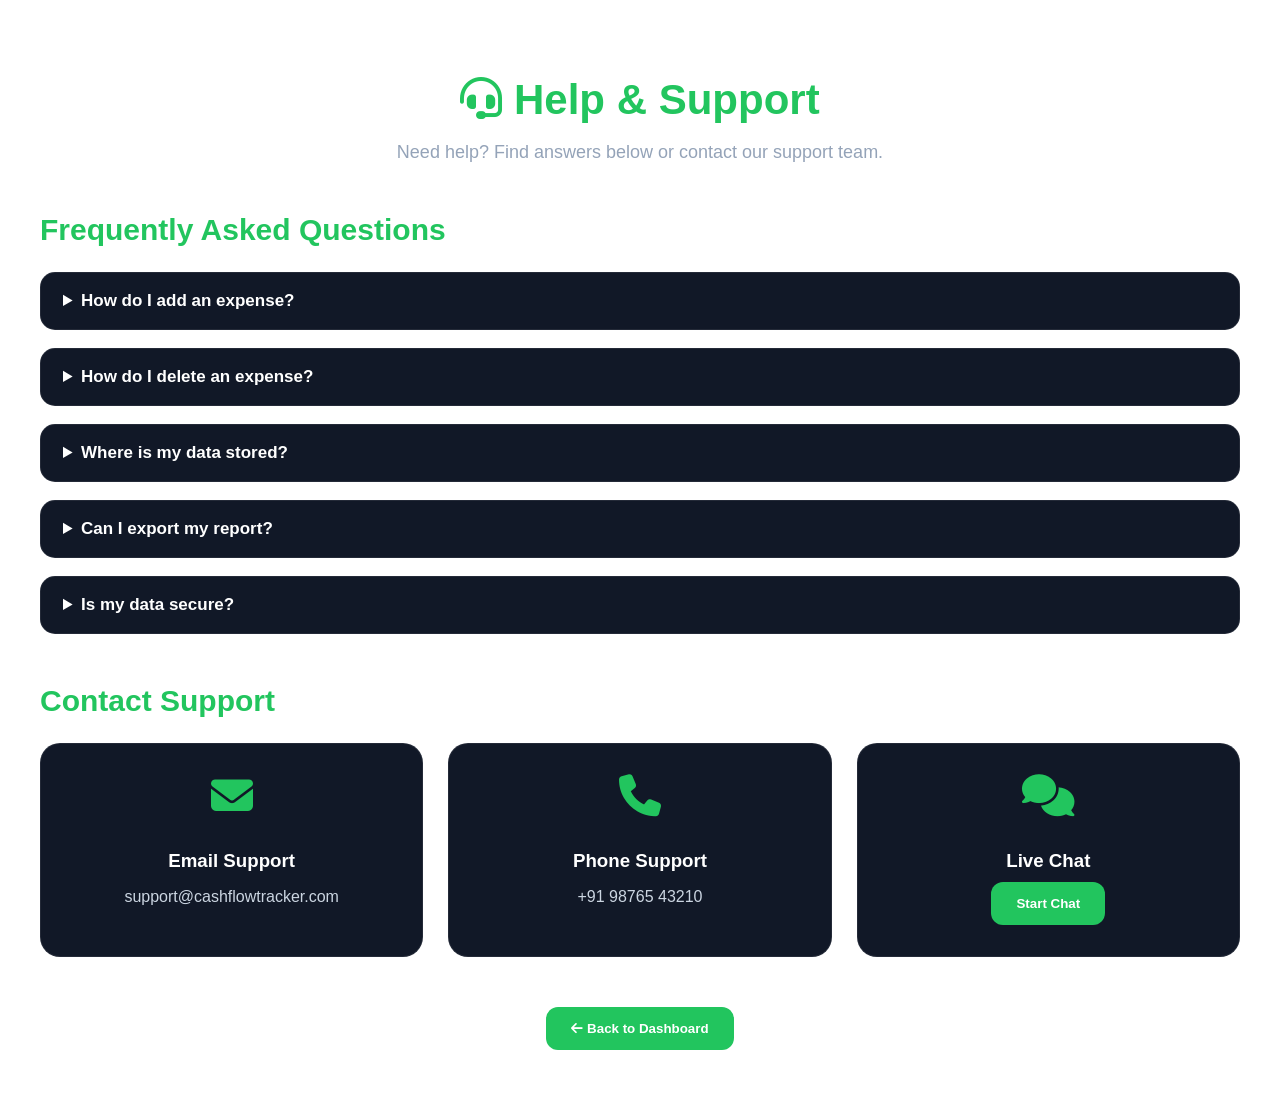
<file: CashFlow/support.html>
<!DOCTYPE html>
<html lang="en">

<head>

    <meta charset="UTF-8">
    <meta name="viewport" content="width=device-width, initial-scale=1.0">

    <title>Support | CashFlow Tracker</title>
    <style>

/* Support Page */

.support-page{
max-width:1200px;
margin:auto;
padding:40px 20px;
font-family:'Poppins',sans-serif;
}

.support-header{
text-align:center;
margin-bottom:50px;
}

.support-header h1{
font-size:42px;
color:#22c55e;
margin-bottom:15px;
}

.support-header p{
color:#94a3b8;
font-size:18px;
}

.support-section{
margin-bottom:50px;
}

.support-section h2{
font-size:30px;
margin-bottom:25px;
color:#22c55e;
}

/* FAQ */

.faq{
display:flex;
flex-direction:column;
gap:18px;
}

.faq details{
background:#111827;
border-radius:15px;
padding:18px 22px;
border:1px solid rgba(255,255,255,.08);
transition:.3s;
}

.faq details:hover{
transform:translateY(-4px);
border-color:#22c55e;
}

.faq summary{
cursor:pointer;
font-size:17px;
font-weight:600;
color:#fff;
}

.faq p{
margin-top:15px;
color:#cbd5e1;
line-height:1.7;
}

/* Contact Cards */

.support-grid{
display:grid;
grid-template-columns:repeat(auto-fit,minmax(250px,1fr));
gap:25px;
}

.support-card{
background:#111827;
padding:30px;
border-radius:20px;
text-align:center;
border:1px solid rgba(255,255,255,.08);
transition:.3s;
}

.support-card:hover{
transform:translateY(-8px);
box-shadow:0 15px 35px rgba(34,197,94,.25);
}

.support-card i{
font-size:42px;
color:#22c55e;
margin-bottom:15px;
}

.support-card h3{
color:#fff;
margin-bottom:10px;
}

.support-card p{
color:#cbd5e1;
margin-bottom:20px;
}

.chat-btn,
.back-home button{
padding:14px 25px;
border:none;
border-radius:12px;
background:#22c55e;
color:white;
font-weight:600;
cursor:pointer;
transition:.3s;
}

.chat-btn:hover,
.back-home button:hover{
background:#16a34a;
transform:scale(1.05);
}

.back-home{
text-align:center;
margin-top:40px;
}

.back-home a{
text-decoration:none;
}

/* Mobile */

@media(max-width:768px){

.support-header h1{
font-size:32px;
}

.support-section h2{
font-size:24px;
}

.support-grid{
grid-template-columns:1fr;
}

}

</style>

    <link rel="stylesheet"
    href="https://cdnjs.cloudflare.com/ajax/libs/font-awesome/6.7.2/css/all.min.css">

</head>

<body>

<div class="support-page">

    <header class="support-header">

        <h1><i class="fa-solid fa-headset"></i> Help & Support</h1>

        <p>Need help? Find answers below or contact our support team.</p>

    </header>

    <!-- FAQ -->

    <section class="support-section">

        <h2>Frequently Asked Questions</h2>

        <div class="faq">

            <details>
                <summary>How do I add an expense?</summary>
                <p>
                    Enter your salary, expense details, choose a category,
                    and click <b>Add Expense</b>.
                </p>
            </details>

            <details>
                <summary>How do I delete an expense?</summary>
                <p>
                    Click the trash icon beside any transaction.
                </p>
            </details>

            <details>
                <summary>Where is my data stored?</summary>
                <p>
                    All your data is stored securely in your browser using
                    Local Storage.
                </p>
            </details>

            <details>
                <summary>Can I export my report?</summary>
                <p>
                    Yes. Click the <b>Download PDF</b> button from the dashboard.
                </p>
            </details>

            <details>
                <summary>Is my data secure?</summary>
                <p>
                    Yes. Your information never leaves your device unless you
                    choose to share it.
                </p>
            </details>

        </div>

    </section>

    <!-- Contact -->

    <section class="support-section">

        <h2>Contact Support</h2>

        <div class="support-grid">

            <div class="support-card">

                <i class="fa-solid fa-envelope"></i>

                <h3>Email Support</h3>

                <p>support@cashflowtracker.com</p>

            </div>

            <div class="support-card">

                <i class="fa-solid fa-phone"></i>

                <h3>Phone Support</h3>

                <p>+91 98765 43210</p>

            </div>

            <div class="support-card">

                <i class="fa-solid fa-comments"></i>

                <h3>Live Chat</h3>

                <button class="chat-btn">

                    Start Chat

                </button>

            </div>

        </div>

    </section>

    <!-- Back -->

    <div class="back-home">

        <a href="index.html">

            <button>

                <i class="fa-solid fa-arrow-left"></i>

                Back to Dashboard

            </button>

        </a>

    </div>

</div>
<script src="script.js"></script>

</body>

</html>
</file>
